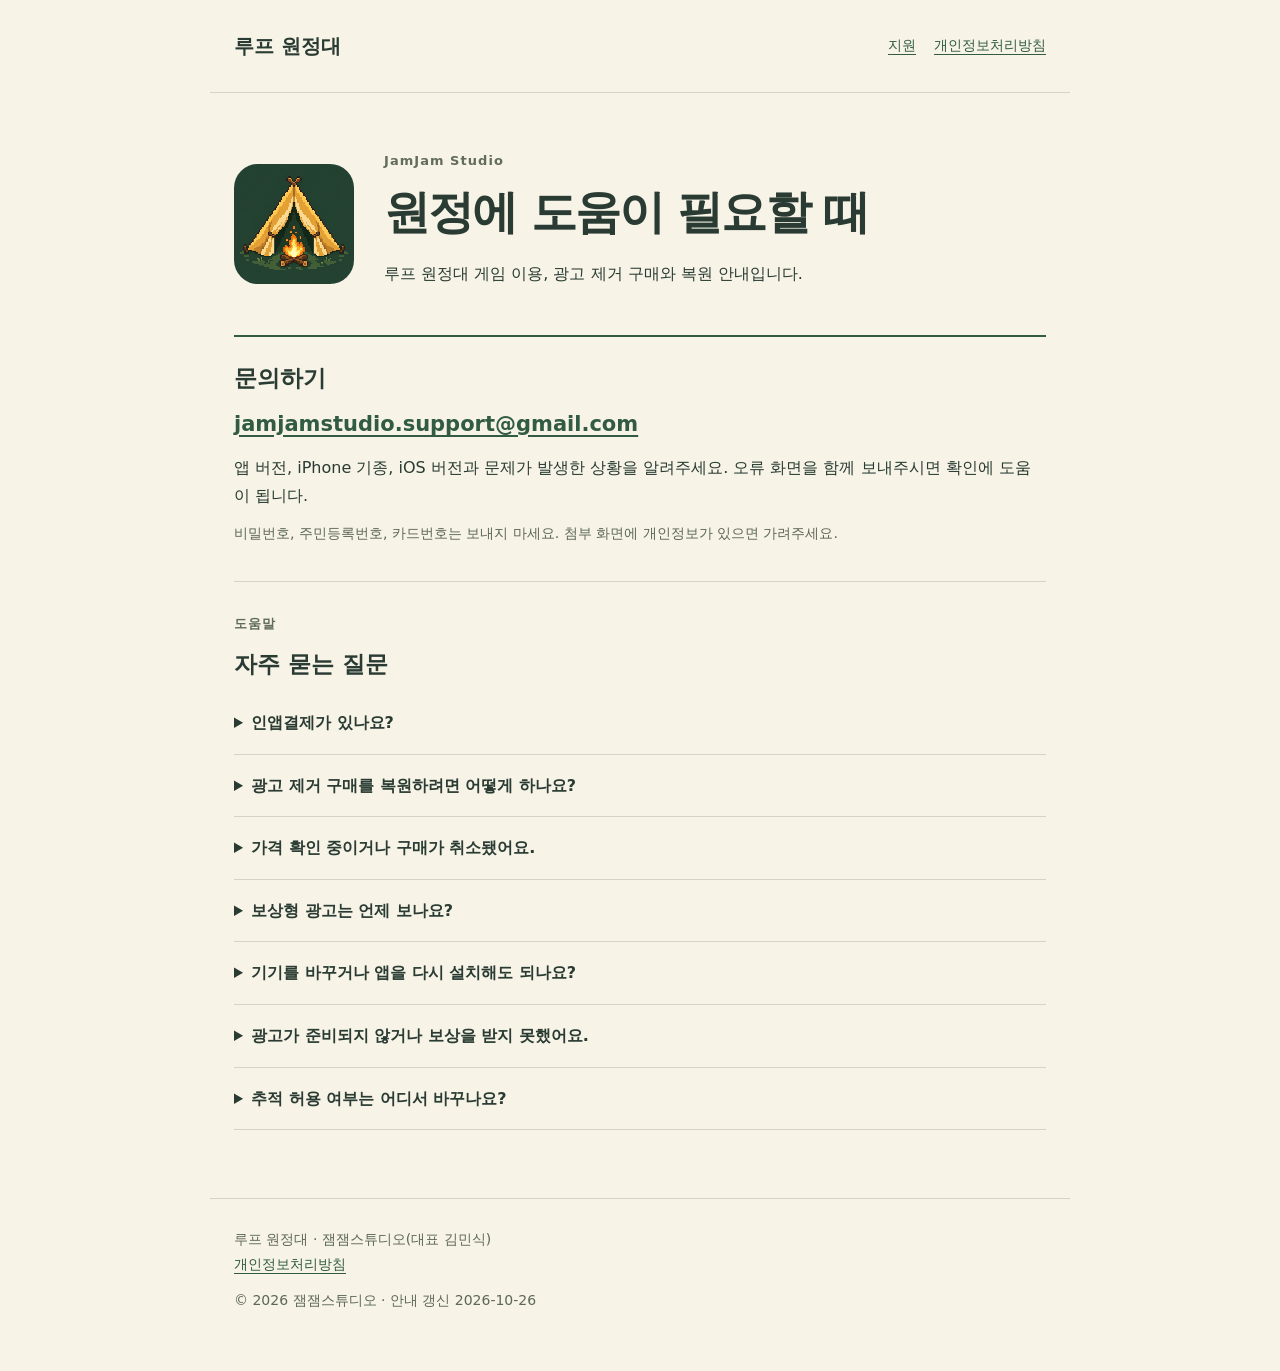
<file: index.html>
<!doctype html>
<html lang="ko"><head><meta charset="utf-8"><meta name="viewport" content="width=device-width,initial-scale=1"><meta name="description" content="루프 원정대 문의, 광고 제거 구매·복원과 게임 저장 안내, 개인정보처리방침."><title>루프 원정대 · 게임 지원</title><link rel="icon" href="icon.png"><link rel="stylesheet" href="styles.css"></head>
<body><header><a href="./">루프 원정대</a><nav aria-label="주 메뉴"><a href="./" aria-current="page">지원</a><a href="privacy.html">개인정보처리방침</a></nav></header>
<main><section class="hero"><img src="icon.png" width="120" height="120" alt="루프 원정대 야영지 아이콘"><div><p class="eyebrow">JamJam Studio</p><h1>원정에 도움이 필요할 때</h1><p>루프 원정대 게임 이용, 광고 제거 구매와 복원 안내입니다.</p></div></section>
<section class="contact"><h2 style="margin-top:0">문의하기</h2><a class="email" href="mailto:jamjamstudio.support@gmail.com">jamjamstudio.support@gmail.com</a><p>앱 버전, iPhone 기종, iOS 버전과 문제가 발생한 상황을 알려주세요. 오류 화면을 함께 보내주시면 확인에 도움이 됩니다.</p><p class="note">비밀번호, 주민등록번호, 카드번호는 보내지 마세요. 첨부 화면에 개인정보가 있으면 가려주세요.</p></section>
<section aria-labelledby="faq"><p class="eyebrow">도움말</p><h2 id="faq" style="margin-top:0">자주 묻는 질문</h2>
<details><summary>인앱결제가 있나요?</summary><p>게임은 무료로 다운로드할 수 있습니다. 광고 영구 제거는 선택형 비소모성 인앱결제로, 한 번 구매하면 ×3·×4 배속, 같은 단계 재도전, 원정 종료 특성 골드 2배를 계속 광고 없이 이용할 수 있습니다. 정기 구독이 아닙니다.</p><p>야영지 오른쪽 특성 버튼 아래의 광고 제거 아이콘에서 상품과 Apple이 제공하는 현재 가격을 확인할 수 있습니다. 결제하지 않아도 기본 게임을 이용할 수 있습니다. 같은 원정에서 재도전과 종료 보상 2배를 모두 받을 수는 없습니다.</p></details>
<details><summary>광고 제거 구매를 복원하려면 어떻게 하나요?</summary><p>구매에 사용한 Apple 계정으로 로그인한 뒤 구매 화면 또는 게임 설정의 구매 복원을 선택해 주세요. 구매 후에는 야영지의 광고 제거 아이콘이 사라지며, 설정의 구매 복원은 계속 사용할 수 있습니다. 인터넷 연결과 Apple의 구매 내역 확인이 필요합니다. 구매 복원은 원정·특성 등 게임 진행 데이터의 복원과 다릅니다.</p></details>
<details><summary>가격 확인 중이거나 구매가 취소됐어요.</summary><p>인터넷 연결과 App Store 계정 상태를 확인하고 잠시 후 앱을 다시 실행해 주세요. 가격을 받기 전에는 구입할 수 없습니다. 구매를 취소하거나 결제가 실패한 경우 광고 제거가 적용되지 않습니다. 이미 구매했다면 다시 결제하기 전에 구매 복원을 이용해 주세요.</p></details>
<details><summary>보상형 광고는 언제 보나요?</summary><p>원하는 경우 광고를 시청하고 ×3·×4 배속, 같은 단계 재도전, 원정 종료 특성 골드 2배를 이용할 수 있습니다. 광고는 해당 혜택을 선택했을 때 요청합니다. 광고 영구 제거 구매가 확인된 이용자는 이 광고를 생략합니다.</p></details>
<details><summary>기기를 바꾸거나 앱을 다시 설치해도 되나요?</summary><p>원정·특성 등 게임 진행 데이터는 기기에 저장하며 별도의 계정 연동이나 자체 클라우드 저장 기능은 제공하지 않습니다. 앱 삭제 시 진행 데이터가 삭제될 수 있으므로 주의해 주세요.</p></details>
<details><summary>광고가 준비되지 않거나 보상을 받지 못했어요.</summary><p>인터넷 연결을 확인하고 잠시 후 다시 시도해 주세요. 광고 제공 상황에 따라 광고가 없을 수 있습니다. 보상은 광고 서비스에서 시청 완료를 확인한 경우에 적용됩니다. 문제가 반복되면 발생 시각과 이용하려던 기능을 알려주세요.</p></details>
<details><summary>추적 허용 여부는 어디서 바꾸나요?</summary><p>iPhone 설정 → 개인정보 보호 및 보안 → 추적에서 관리합니다. 추적 허용을 거절해도 게임을 이용할 수 있습니다. 자세한 처리 항목과 권리 행사 방법은 <a href="privacy.html">개인정보처리방침</a>을 확인해 주세요.</p></details></section>
</main><footer>루프 원정대 · 잼잼스튜디오(대표 김민식)<br><a href="privacy.html">개인정보처리방침</a><p>© 2026 잼잼스튜디오 · 안내 갱신 2026-10-26</p></footer></body></html>
</file>
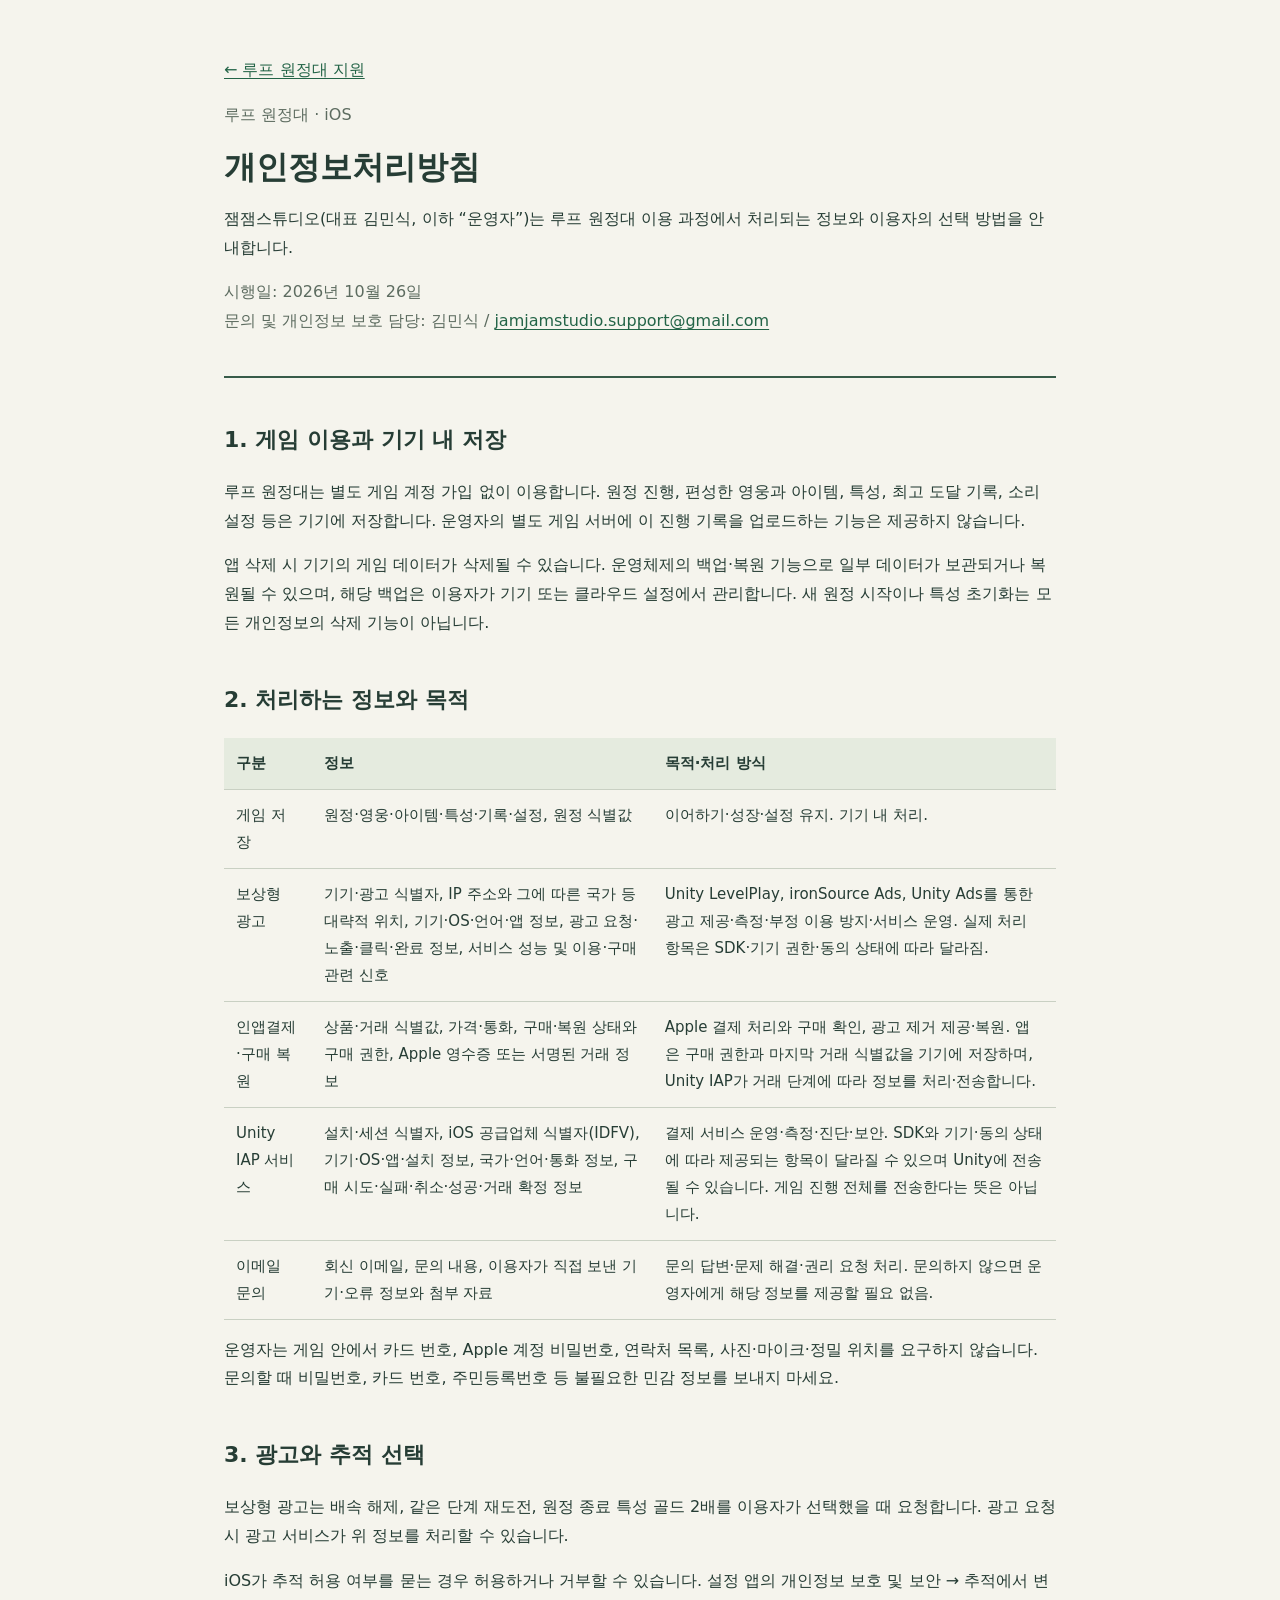
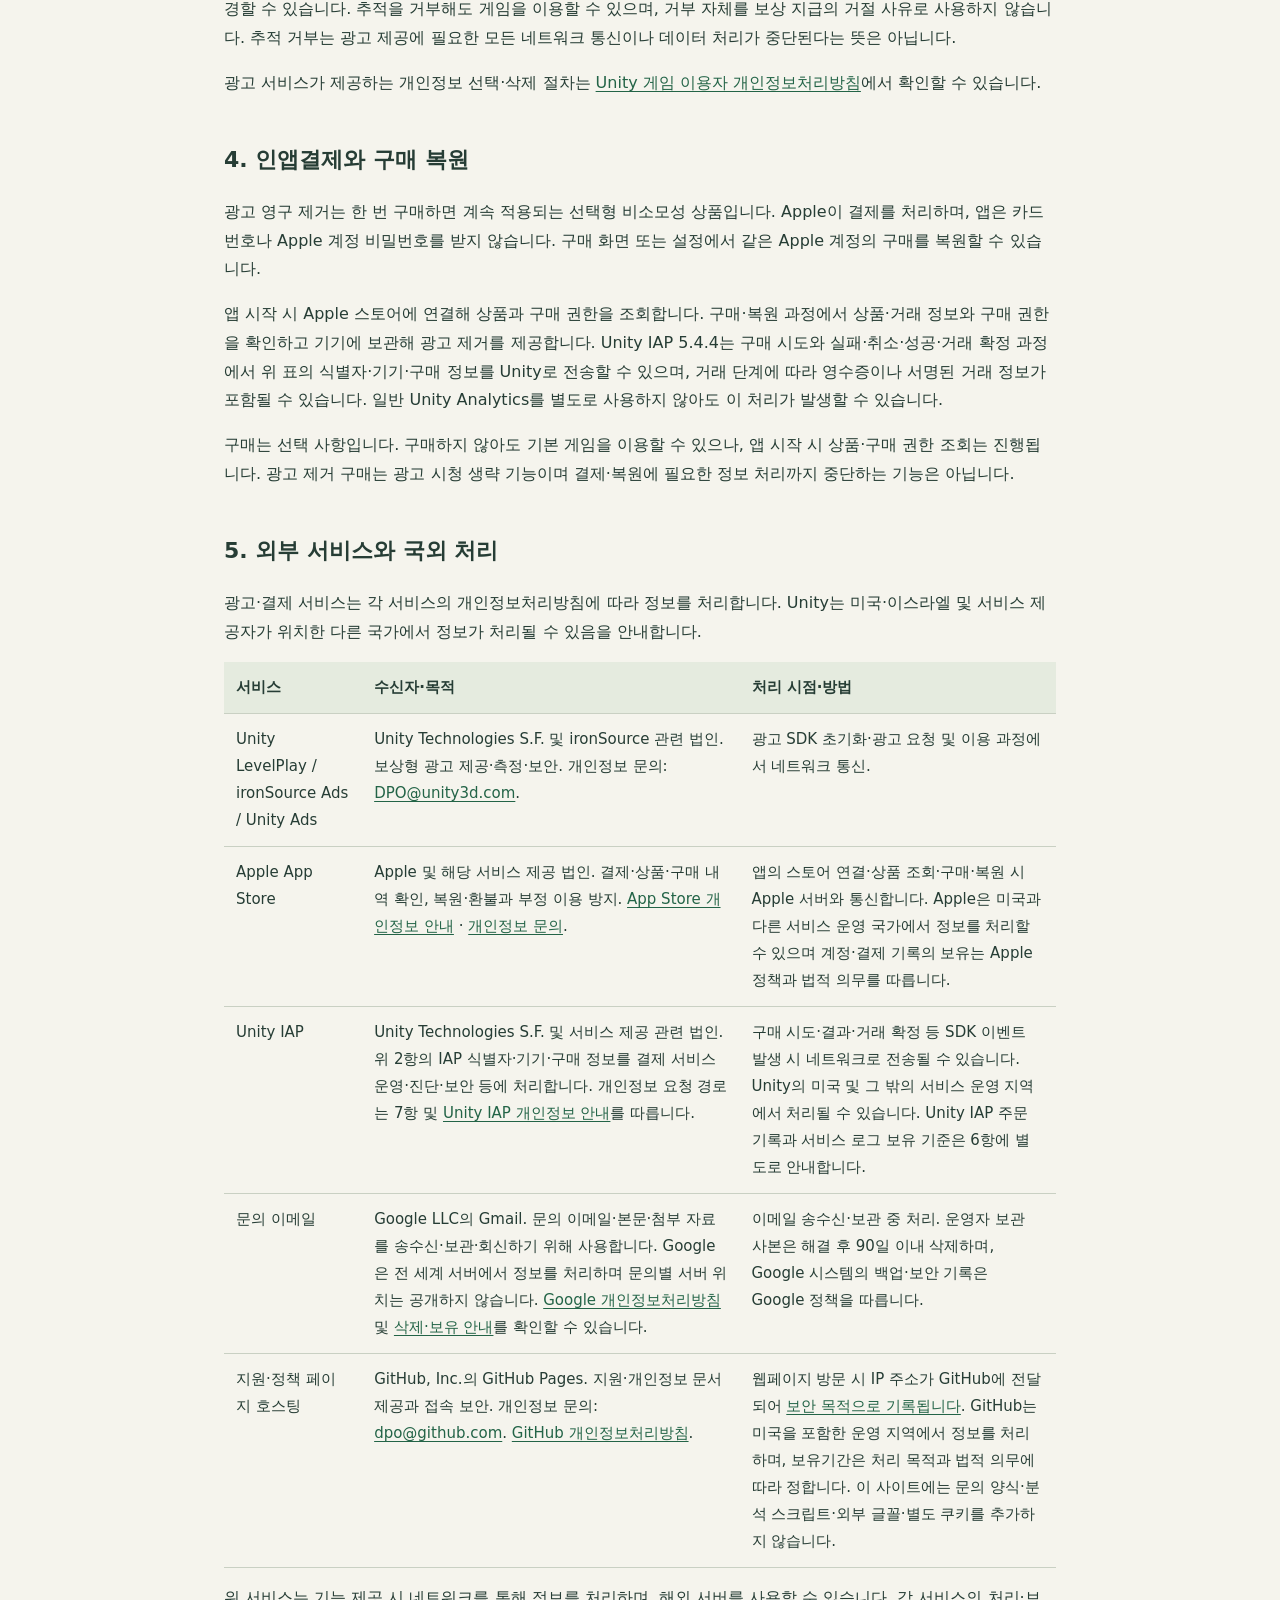
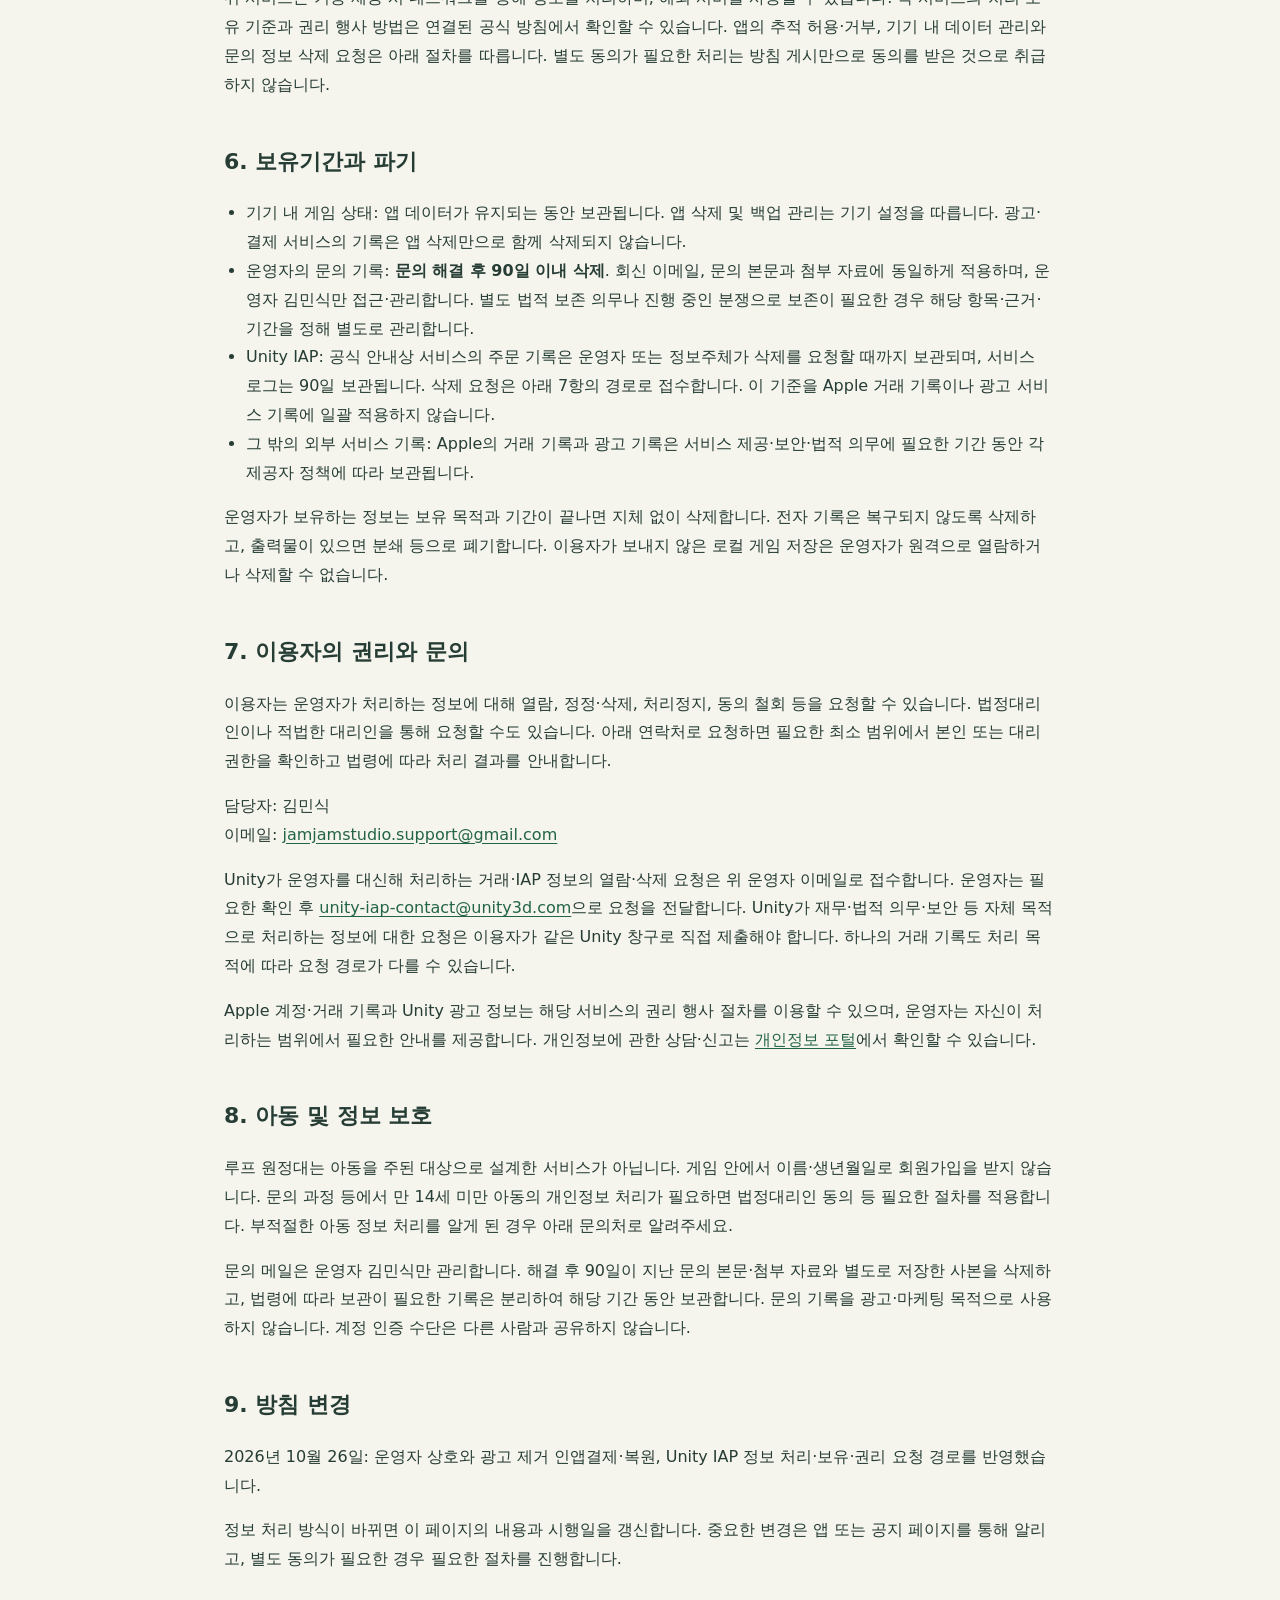
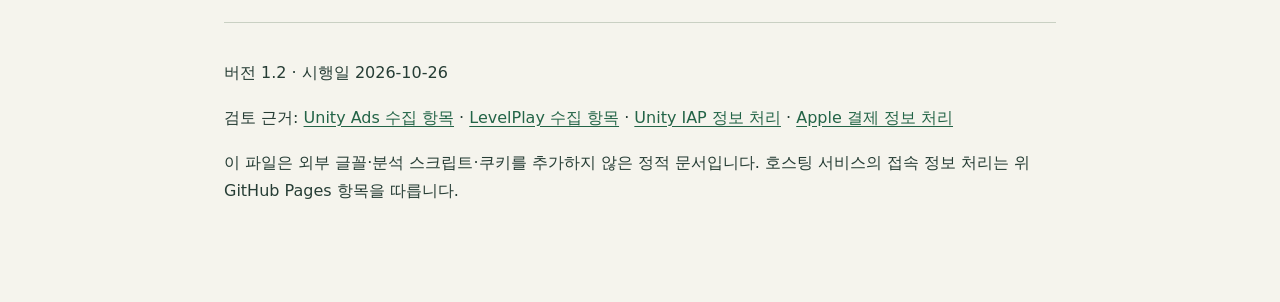
<file: privacy.html>
<!doctype html>
<html lang="ko">
<head><meta charset="utf-8"><meta name="viewport" content="width=device-width,initial-scale=1"><meta name="robots" content="noindex,nofollow"><title>루프 원정대 개인정보처리방침</title>
<style>:root{color-scheme:light}*{box-sizing:border-box}body{margin:0;background:#f5f4ed;color:#263d35;font:16px/1.8 system-ui,-apple-system,sans-serif}main{max-width:880px;margin:auto;padding:40px 24px 80px}header{border-bottom:2px solid #375b49;padding-bottom:24px}h1{font-size:32px;line-height:1.35;margin:12px 0}h2{font-size:22px;margin-top:42px}a{color:#236447;text-underline-offset:3px}.draft{padding:18px 22px;background:#fff0c0;border:1px solid #d5b152;border-radius:8px}.pending{background:#fff0c0;font-weight:600;padding:1px 5px}.meta{color:#5d6c60}table{width:100%;border-collapse:collapse;font-size:15px}th,td{padding:12px;text-align:left;border-bottom:1px solid #c9d0c3;vertical-align:top}th{background:#e5ebdf}.table{overflow-x:auto}ul{padding-left:22px}footer{margin-top:48px;border-top:1px solid #c9d0c3;padding-top:20px}@media(max-width:480px){main{padding:24px 18px 48px}h1{font-size:27px}th,td{padding:9px;min-width:100px}}@media print{body{background:white}main{padding:0}.draft{break-inside:avoid}h2{break-after:avoid}a{color:inherit}}
</style></head>
<body><main>
<p><a href="./">← 루프 원정대 지원</a></p>
<header><p class="meta">루프 원정대 · iOS</p><h1>개인정보처리방침</h1><p>잼잼스튜디오(대표 김민식, 이하 “운영자”)는 루프 원정대 이용 과정에서 처리되는 정보와 이용자의 선택 방법을 안내합니다.</p><p class="meta">시행일: 2026년 10월 26일<br>문의 및 개인정보 보호 담당: 김민식 / <a href="mailto:jamjamstudio.support@gmail.com">jamjamstudio.support@gmail.com</a></p></header>
<section><h2>1. 게임 이용과 기기 내 저장</h2><p>루프 원정대는 별도 게임 계정 가입 없이 이용합니다. 원정 진행, 편성한 영웅과 아이템, 특성, 최고 도달 기록, 소리 설정 등은 기기에 저장합니다. 운영자의 별도 게임 서버에 이 진행 기록을 업로드하는 기능은 제공하지 않습니다.</p><p>앱 삭제 시 기기의 게임 데이터가 삭제될 수 있습니다. 운영체제의 백업·복원 기능으로 일부 데이터가 보관되거나 복원될 수 있으며, 해당 백업은 이용자가 기기 또는 클라우드 설정에서 관리합니다. 새 원정 시작이나 특성 초기화는 모든 개인정보의 삭제 기능이 아닙니다.</p></section>
<section><h2>2. 처리하는 정보와 목적</h2><div class="table"><table><thead><tr><th>구분</th><th>정보</th><th>목적·처리 방식</th></tr></thead><tbody>
<tr><td>게임 저장</td><td>원정·영웅·아이템·특성·기록·설정, 원정 식별값</td><td>이어하기·성장·설정 유지. 기기 내 처리.</td></tr>
<tr><td>보상형 광고</td><td>기기·광고 식별자, IP 주소와 그에 따른 국가 등 대략적 위치, 기기·OS·언어·앱 정보, 광고 요청·노출·클릭·완료 정보, 서비스 성능 및 이용·구매 관련 신호</td><td>Unity LevelPlay, ironSource Ads, Unity Ads를 통한 광고 제공·측정·부정 이용 방지·서비스 운영. 실제 처리 항목은 SDK·기기 권한·동의 상태에 따라 달라짐.</td></tr>
<tr><td>인앱결제·구매 복원</td><td>상품·거래 식별값, 가격·통화, 구매·복원 상태와 구매 권한, Apple 영수증 또는 서명된 거래 정보</td><td>Apple 결제 처리와 구매 확인, 광고 제거 제공·복원. 앱은 구매 권한과 마지막 거래 식별값을 기기에 저장하며, Unity IAP가 거래 단계에 따라 정보를 처리·전송합니다.</td></tr>
<tr><td>Unity IAP 서비스</td><td>설치·세션 식별자, iOS 공급업체 식별자(IDFV), 기기·OS·앱·설치 정보, 국가·언어·통화 정보, 구매 시도·실패·취소·성공·거래 확정 정보</td><td>결제 서비스 운영·측정·진단·보안. SDK와 기기·동의 상태에 따라 제공되는 항목이 달라질 수 있으며 Unity에 전송될 수 있습니다. 게임 진행 전체를 전송한다는 뜻은 아닙니다.</td></tr>
<tr><td>이메일 문의</td><td>회신 이메일, 문의 내용, 이용자가 직접 보낸 기기·오류 정보와 첨부 자료</td><td>문의 답변·문제 해결·권리 요청 처리. 문의하지 않으면 운영자에게 해당 정보를 제공할 필요 없음.</td></tr>
</tbody></table></div><p>운영자는 게임 안에서 카드 번호, Apple 계정 비밀번호, 연락처 목록, 사진·마이크·정밀 위치를 요구하지 않습니다. 문의할 때 비밀번호, 카드 번호, 주민등록번호 등 불필요한 민감 정보를 보내지 마세요.</p></section>
<section><h2>3. 광고와 추적 선택</h2><p>보상형 광고는 배속 해제, 같은 단계 재도전, 원정 종료 특성 골드 2배를 이용자가 선택했을 때 요청합니다. 광고 요청 시 광고 서비스가 위 정보를 처리할 수 있습니다.</p><p>iOS가 추적 허용 여부를 묻는 경우 허용하거나 거부할 수 있습니다. 설정 앱의 개인정보 보호 및 보안 → 추적에서 변경할 수 있습니다. 추적을 거부해도 게임을 이용할 수 있으며, 거부 자체를 보상 지급의 거절 사유로 사용하지 않습니다. 추적 거부는 광고 제공에 필요한 모든 네트워크 통신이나 데이터 처리가 중단된다는 뜻은 아닙니다.</p><p>광고 서비스가 제공하는 개인정보 선택·삭제 절차는 <a href="https://unity.com/legal/game-player-and-app-user-privacy-policy">Unity 게임 이용자 개인정보처리방침</a>에서 확인할 수 있습니다.</p></section>
<section><h2>4. 인앱결제와 구매 복원</h2><p>광고 영구 제거는 한 번 구매하면 계속 적용되는 선택형 비소모성 상품입니다. Apple이 결제를 처리하며, 앱은 카드 번호나 Apple 계정 비밀번호를 받지 않습니다. 구매 화면 또는 설정에서 같은 Apple 계정의 구매를 복원할 수 있습니다.</p><p>앱 시작 시 Apple 스토어에 연결해 상품과 구매 권한을 조회합니다. 구매·복원 과정에서 상품·거래 정보와 구매 권한을 확인하고 기기에 보관해 광고 제거를 제공합니다. Unity IAP 5.4.4는 구매 시도와 실패·취소·성공·거래 확정 과정에서 위 표의 식별자·기기·구매 정보를 Unity로 전송할 수 있으며, 거래 단계에 따라 영수증이나 서명된 거래 정보가 포함될 수 있습니다. 일반 Unity Analytics를 별도로 사용하지 않아도 이 처리가 발생할 수 있습니다.</p><p>구매는 선택 사항입니다. 구매하지 않아도 기본 게임을 이용할 수 있으나, 앱 시작 시 상품·구매 권한 조회는 진행됩니다. 광고 제거 구매는 광고 시청 생략 기능이며 결제·복원에 필요한 정보 처리까지 중단하는 기능은 아닙니다.</p></section>
<section><h2>5. 외부 서비스와 국외 처리</h2><p>광고·결제 서비스는 각 서비스의 개인정보처리방침에 따라 정보를 처리합니다. Unity는 미국·이스라엘 및 서비스 제공자가 위치한 다른 국가에서 정보가 처리될 수 있음을 안내합니다.</p><div class="table"><table><thead><tr><th>서비스</th><th>수신자·목적</th><th>처리 시점·방법</th></tr></thead><tbody>
<tr><td>Unity LevelPlay / ironSource Ads / Unity Ads</td><td>Unity Technologies S.F. 및 ironSource 관련 법인. 보상형 광고 제공·측정·보안. 개인정보 문의: <a href="mailto:DPO@unity3d.com">DPO@unity3d.com</a>.</td><td>광고 SDK 초기화·광고 요청 및 이용 과정에서 네트워크 통신.</td></tr>
<tr><td>Apple App Store</td><td>Apple 및 해당 서비스 제공 법인. 결제·상품·구매 내역 확인, 복원·환불과 부정 이용 방지. <a href="https://www.apple.com/legal/privacy/data/en/app-store/">App Store 개인정보 안내</a> · <a href="https://www.apple.com/legal/privacy/contact/">개인정보 문의</a>.</td><td>앱의 스토어 연결·상품 조회·구매·복원 시 Apple 서버와 통신합니다. Apple은 미국과 다른 서비스 운영 국가에서 정보를 처리할 수 있으며 계정·결제 기록의 보유는 Apple 정책과 법적 의무를 따릅니다.</td></tr>
<tr><td>Unity IAP</td><td>Unity Technologies S.F. 및 서비스 제공 관련 법인. 위 2항의 IAP 식별자·기기·구매 정보를 결제 서비스 운영·진단·보안 등에 처리합니다. 개인정보 요청 경로는 7항 및 <a href="https://docs.unity.com/en-us/iap/privacy-and-consent/overview">Unity IAP 개인정보 안내</a>를 따릅니다.</td><td>구매 시도·결과·거래 확정 등 SDK 이벤트 발생 시 네트워크로 전송될 수 있습니다. Unity의 미국 및 그 밖의 서비스 운영 지역에서 처리될 수 있습니다. Unity IAP 주문 기록과 서비스 로그 보유 기준은 6항에 별도로 안내합니다.</td></tr>
<tr><td>문의 이메일</td><td>Google LLC의 Gmail. 문의 이메일·본문·첨부 자료를 송수신·보관·회신하기 위해 사용합니다. Google은 전 세계 서버에서 정보를 처리하며 문의별 서버 위치는 공개하지 않습니다. <a href="https://policies.google.com/privacy?hl=ko">Google 개인정보처리방침</a> 및 <a href="https://policies.google.com/privacy?hl=ko#infodelete">삭제·보유 안내</a>를 확인할 수 있습니다.</td><td>이메일 송수신·보관 중 처리. 운영자 보관 사본은 해결 후 90일 이내 삭제하며, Google 시스템의 백업·보안 기록은 Google 정책을 따릅니다.</td></tr>
<tr><td>지원·정책 페이지 호스팅</td><td>GitHub, Inc.의 GitHub Pages. 지원·개인정보 문서 제공과 접속 보안. 개인정보 문의: <a href="mailto:dpo@github.com">dpo@github.com</a>. <a href="https://docs.github.com/en/site-policy/privacy-policies/github-general-privacy-statement">GitHub 개인정보처리방침</a>.</td><td>웹페이지 방문 시 IP 주소가 GitHub에 전달되어 <a href="https://docs.github.com/en/pages/getting-started-with-github-pages/what-is-github-pages#data-collection">보안 목적으로 기록됩니다</a>. GitHub는 미국을 포함한 운영 지역에서 정보를 처리하며, 보유기간은 처리 목적과 법적 의무에 따라 정합니다. 이 사이트에는 문의 양식·분석 스크립트·외부 글꼴·별도 쿠키를 추가하지 않습니다.</td></tr>
</tbody></table></div><p>위 서비스는 기능 제공 시 네트워크를 통해 정보를 처리하며, 해외 서버를 사용할 수 있습니다. 각 서비스의 처리·보유 기준과 권리 행사 방법은 연결된 공식 방침에서 확인할 수 있습니다. 앱의 추적 허용·거부, 기기 내 데이터 관리와 문의 정보 삭제 요청은 아래 절차를 따릅니다. 별도 동의가 필요한 처리는 방침 게시만으로 동의를 받은 것으로 취급하지 않습니다.</p></section>
<section><h2>6. 보유기간과 파기</h2><ul>
<li>기기 내 게임 상태: 앱 데이터가 유지되는 동안 보관됩니다. 앱 삭제 및 백업 관리는 기기 설정을 따릅니다. 광고·결제 서비스의 기록은 앱 삭제만으로 함께 삭제되지 않습니다.</li>
<li>운영자의 문의 기록: <strong>문의 해결 후 90일 이내 삭제</strong>. 회신 이메일, 문의 본문과 첨부 자료에 동일하게 적용하며, 운영자 김민식만 접근·관리합니다. 별도 법적 보존 의무나 진행 중인 분쟁으로 보존이 필요한 경우 해당 항목·근거·기간을 정해 별도로 관리합니다.</li>
<li>Unity IAP: 공식 안내상 서비스의 주문 기록은 운영자 또는 정보주체가 삭제를 요청할 때까지 보관되며, 서비스 로그는 90일 보관됩니다. 삭제 요청은 아래 7항의 경로로 접수합니다. 이 기준을 Apple 거래 기록이나 광고 서비스 기록에 일괄 적용하지 않습니다.</li>
<li>그 밖의 외부 서비스 기록: Apple의 거래 기록과 광고 기록은 서비스 제공·보안·법적 의무에 필요한 기간 동안 각 제공자 정책에 따라 보관됩니다.</li>
</ul><p>운영자가 보유하는 정보는 보유 목적과 기간이 끝나면 지체 없이 삭제합니다. 전자 기록은 복구되지 않도록 삭제하고, 출력물이 있으면 분쇄 등으로 폐기합니다. 이용자가 보내지 않은 로컬 게임 저장은 운영자가 원격으로 열람하거나 삭제할 수 없습니다.</p></section>
<section><h2>7. 이용자의 권리와 문의</h2><p>이용자는 운영자가 처리하는 정보에 대해 열람, 정정·삭제, 처리정지, 동의 철회 등을 요청할 수 있습니다. 법정대리인이나 적법한 대리인을 통해 요청할 수도 있습니다. 아래 연락처로 요청하면 필요한 최소 범위에서 본인 또는 대리 권한을 확인하고 법령에 따라 처리 결과를 안내합니다.</p><p>담당자: 김민식<br>이메일: <a href="mailto:jamjamstudio.support@gmail.com">jamjamstudio.support@gmail.com</a></p><p>Unity가 운영자를 대신해 처리하는 거래·IAP 정보의 열람·삭제 요청은 위 운영자 이메일로 접수합니다. 운영자는 필요한 확인 후 <a href="mailto:unity-iap-contact@unity3d.com">unity-iap-contact@unity3d.com</a>으로 요청을 전달합니다. Unity가 재무·법적 의무·보안 등 자체 목적으로 처리하는 정보에 대한 요청은 이용자가 같은 Unity 창구로 직접 제출해야 합니다. 하나의 거래 기록도 처리 목적에 따라 요청 경로가 다를 수 있습니다.</p><p>Apple 계정·거래 기록과 Unity 광고 정보는 해당 서비스의 권리 행사 절차를 이용할 수 있으며, 운영자는 자신이 처리하는 범위에서 필요한 안내를 제공합니다. 개인정보에 관한 상담·신고는 <a href="https://www.privacy.go.kr/">개인정보 포털</a>에서 확인할 수 있습니다.</p></section>
<section><h2>8. 아동 및 정보 보호</h2><p>루프 원정대는 아동을 주된 대상으로 설계한 서비스가 아닙니다. 게임 안에서 이름·생년월일로 회원가입을 받지 않습니다. 문의 과정 등에서 만 14세 미만 아동의 개인정보 처리가 필요하면 법정대리인 동의 등 필요한 절차를 적용합니다. 부적절한 아동 정보 처리를 알게 된 경우 아래 문의처로 알려주세요.</p><p>문의 메일은 운영자 김민식만 관리합니다. 해결 후 90일이 지난 문의 본문·첨부 자료와 별도로 저장한 사본을 삭제하고, 법령에 따라 보관이 필요한 기록은 분리하여 해당 기간 동안 보관합니다. 문의 기록을 광고·마케팅 목적으로 사용하지 않습니다. 계정 인증 수단은 다른 사람과 공유하지 않습니다.</p></section>
<section><h2>9. 방침 변경</h2><p>2026년 10월 26일: 운영자 상호와 광고 제거 인앱결제·복원, Unity IAP 정보 처리·보유·권리 요청 경로를 반영했습니다.</p><p>정보 처리 방식이 바뀌면 이 페이지의 내용과 시행일을 갱신합니다. 중요한 변경은 앱 또는 공지 페이지를 통해 알리고, 별도 동의가 필요한 경우 필요한 절차를 진행합니다.</p></section>
<footer><p>버전 1.2 · 시행일 2026-10-26</p><p>검토 근거: <a href="https://docs.unity.com/en-us/grow/ads/privacy/apple-privacy-survey">Unity Ads 수집 항목</a> · <a href="https://docs.unity.com/en-us/grow/levelplay/sdk/ios/apple-privacy-questionnaire">LevelPlay 수집 항목</a> · <a href="https://docs.unity.com/en-us/iap/privacy-and-consent/overview">Unity IAP 정보 처리</a> · <a href="https://www.apple.com/legal/privacy/data/en/app-store/">Apple 결제 정보 처리</a></p><p>이 파일은 외부 글꼴·분석 스크립트·쿠키를 추가하지 않은 정적 문서입니다. 호스팅 서비스의 접속 정보 처리는 위 GitHub Pages 항목을 따릅니다.</p></footer>
</main></body></html>
</file>
<file: styles.css>
:root{color-scheme:light;--ink:#293b32;--paper:#f7f3e7;--line:#d8d4c3;--green:#315b43}*{box-sizing:border-box}body{margin:0;background:var(--paper);color:var(--ink);font:16px/1.8 -apple-system,BlinkMacSystemFont,"Apple SD Gothic Neo",system-ui,sans-serif}a{color:var(--green);text-underline-offset:4px}a:focus-visible,summary:focus-visible{outline:3px solid #bf8730;outline-offset:5px}header,main,footer{max-width:860px;margin:auto;padding:28px 24px}header{display:flex;justify-content:space-between;align-items:center;border-bottom:1px solid var(--line);gap:20px}header>a{font-size:20px;font-weight:800;text-decoration:none;color:var(--ink)}nav{display:flex;flex-wrap:wrap;gap:18px;font-size:14px}h1{font-size:clamp(30px,6vw,46px);letter-spacing:-.04em;line-height:1.25;margin:0 0 18px}h2{font-size:23px;line-height:1.4;margin:36px 0 12px}h3{font-size:18px;margin:24px 0 8px}p{margin:10px 0}.hero{display:flex;align-items:center;gap:30px;padding:28px 0 36px}.hero img{width:120px;height:120px;border-radius:24px;image-rendering:pixelated}.eyebrow{font-size:13px;letter-spacing:.08em;font-weight:700;color:#616c5b;margin:0 0 12px}.lead{font-size:18px}.contact{border-top:2px solid var(--green);border-bottom:1px solid var(--line);padding:25px 0;margin:0 0 30px}.email{display:inline-block;font-size:clamp(16px,3.4vw,21px);font-weight:650;overflow-wrap:anywhere}.note{font-size:14px;color:#5d6859}details{border-bottom:1px solid var(--line);padding:18px 0}summary{font-weight:650;cursor:pointer;line-height:1.6}details p{padding-left:20px}footer{border-top:1px solid var(--line);font-size:14px;color:#5d6859;margin-top:40px;padding-bottom:48px}.table{overflow-x:auto}table{width:100%;border-collapse:collapse;font-size:15px}td,th{padding:12px;border-bottom:1px solid var(--line);text-align:left;vertical-align:top}th{background:#e9eadc}pre{white-space:pre-wrap;overflow-wrap:anywhere;background:#ecebdc;padding:20px;font:13px/1.75 ui-monospace,monospace}ul{padding-left:22px}.back{font-size:14px}.review{background:#ffedba;padding:18px;border-left:4px solid #ba8725}@media(max-width:500px){header{align-items:flex-start;flex-direction:column;gap:8px}header,main,footer{padding-left:20px;padding-right:20px}.hero{gap:18px}.hero img{width:76px;height:76px;border-radius:16px}.hero h1{font-size:32px}.hero p{font-size:15px}th,td{padding:8px;min-width:110px}}
</file>
